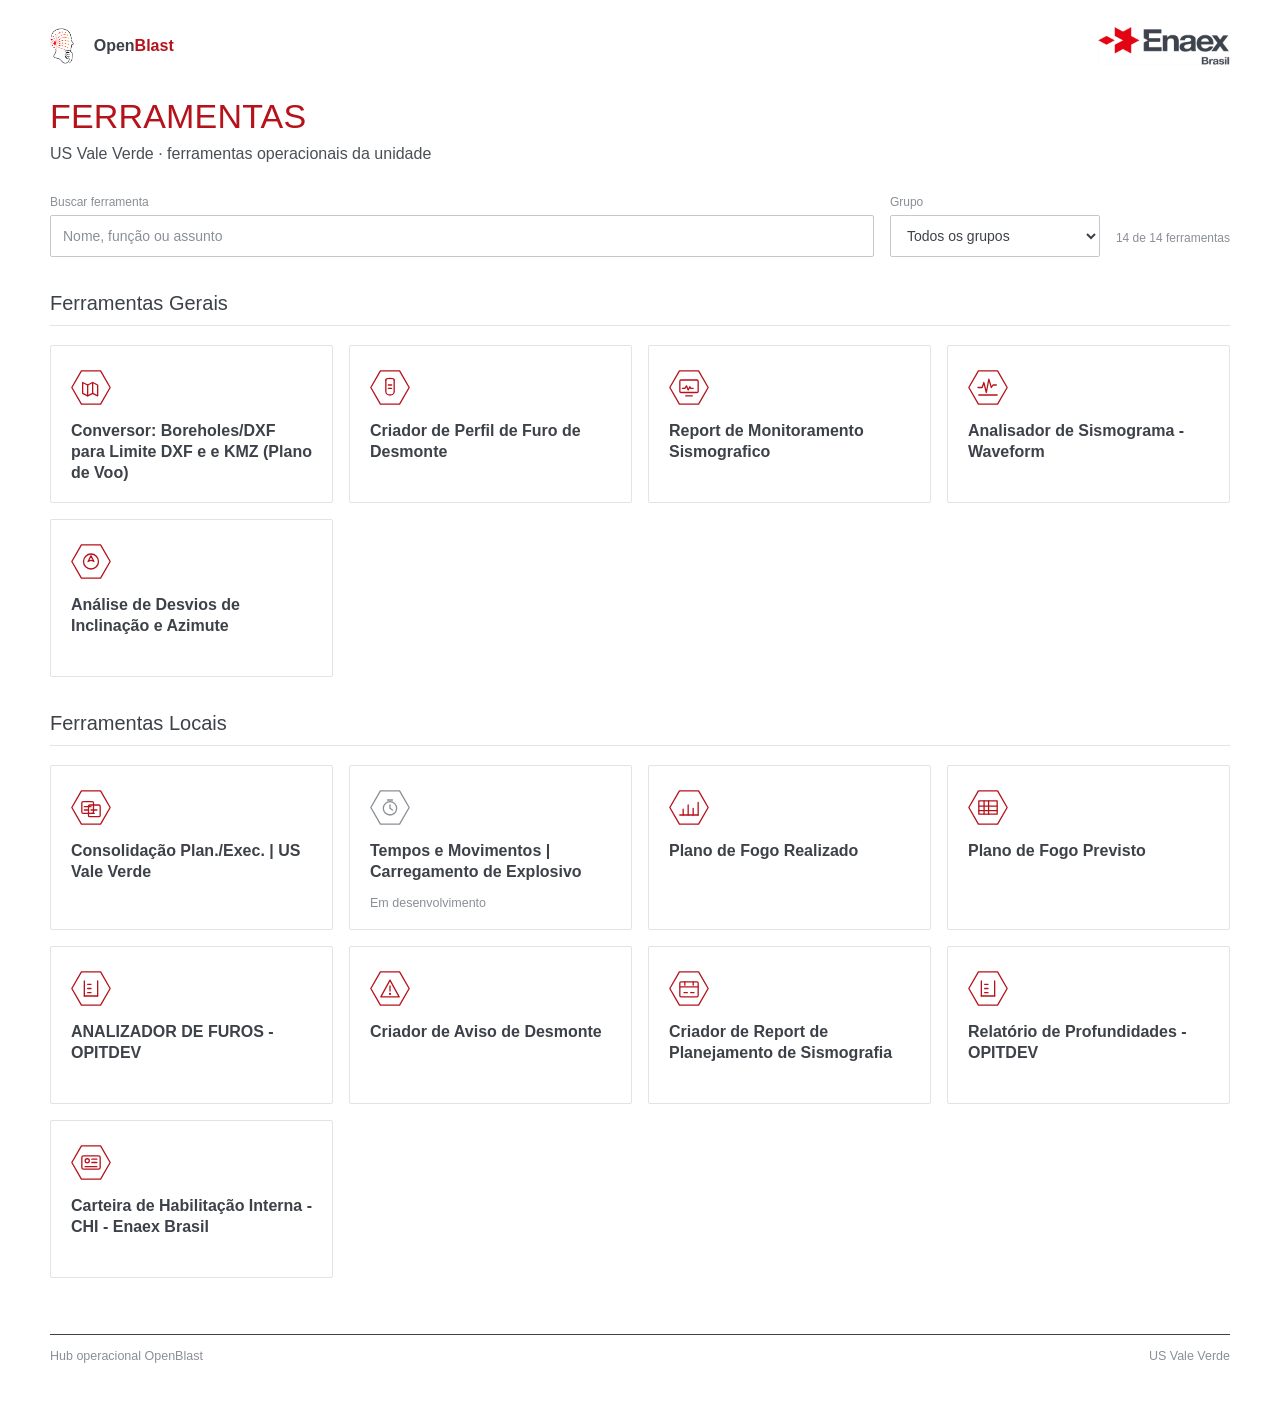
<file: index.html>
<!doctype html>
<html lang="pt-BR">
  <head>
    <meta charset="utf-8" />
    <meta http-equiv="refresh" content="0; url=usvaleverde/" />
    <meta name="viewport" content="width=device-width, initial-scale=1" />
    <meta name="robots" content="noindex, nofollow" />
    <meta name="description" content="OpenBlast - Hub de ferramentas da operação." />
    <meta name="theme-color" content="#ffffff" />
    <link rel="icon" href="assets/favicon.svg?v=20261018_star1" type="image/svg+xml" />
    <link rel="icon" href="assets/favicon-32.png?v=20261018_star1" type="image/png" sizes="32x32" />
    <link rel="icon" href="assets/favicon.ico?v=20261018_star1" sizes="any" />
    <link rel="apple-touch-icon" href="assets/apple-touch-icon.png?v=20261018_star1" />
    <title>OpenBlast</title>
    <script>
      window.location.replace("usvaleverde/");
    </script>
  </head>
  <body>
    <p>Redirecionando para <a href="usvaleverde/">usvaleverde/</a>.</p>
  </body>
</html>
</file>
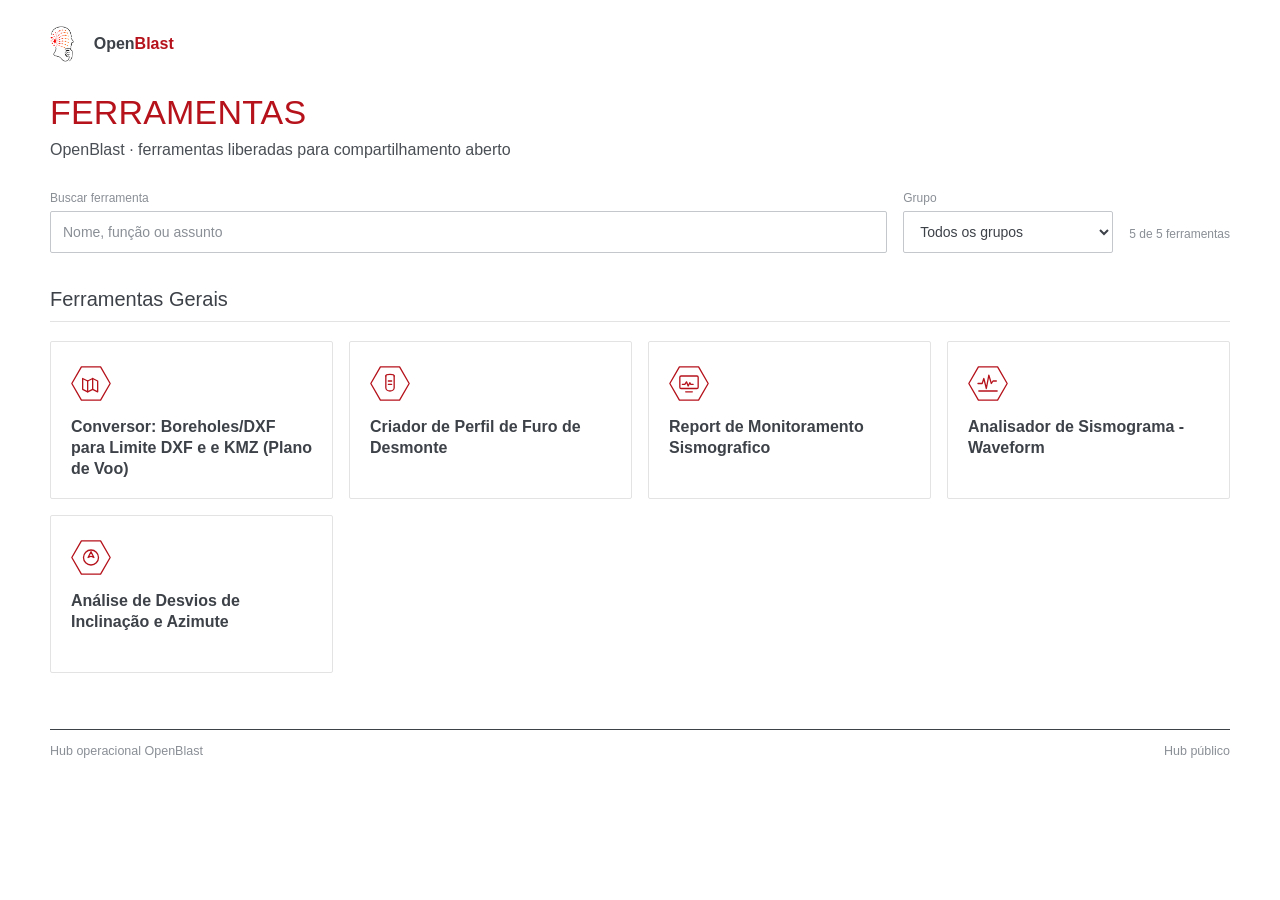
<file: public/index.html>
<!doctype html>
<html lang="pt-BR">
  <head>
    <meta charset="utf-8" />
    <meta name="viewport" content="width=device-width, initial-scale=1" />
    <meta name="description" content="Hub público OpenBlast com as ferramentas liberadas para compartilhamento aberto." />
    <meta name="theme-color" content="#ffffff" />
    <meta name="application-name" content="Hub Público | OpenBlast" />
    <link rel="icon" href="../assets/favicon.svg?v=20261018_star1" type="image/svg+xml" />
    <link rel="icon" href="../assets/favicon-32.png?v=20261018_star1" type="image/png" sizes="32x32" />
    <link rel="icon" href="../assets/favicon.ico?v=20261018_star1" sizes="any" />
    <link rel="apple-touch-icon" href="../assets/apple-touch-icon.png?v=20261018_star1" />
    <title>Hub Público de Ferramentas | OpenBlast</title>
    <link rel="preload" href="../output/public/tools_manifest.json" as="fetch" crossorigin="anonymous" />
    <link rel="stylesheet" href="../styles.css?v=20261018_140021" />
    <script src="../script.js?v=20261018_140021" defer data-manifest-url="../output/public/tools_manifest.json"></script>
  </head>
  <body>
    <div class="shell">
      <header class="masthead">
        <a class="brand" href="../" aria-label="OpenBlast">
          <img class="brand__logo" src="../VISUAL/LOGO%20OPENBLAST%20TRANSPARENTE.png" alt="" />
          <span class="brand__wordmark">Open<strong>Blast</strong></span>
        </a>
      </header>
    </div>

    <main class="shell page">
      <h1 class="page-title">Ferramentas</h1>
      <p class="page-subtitle">OpenBlast · ferramentas liberadas para compartilhamento aberto</p>

      <section id="hub-grid" class="hub-grid" aria-label="Lista de hubs" aria-live="polite" aria-busy="true"></section>

      <footer class="page-footer" aria-label="Rodapé">
        <span>Hub operacional OpenBlast</span>
        <span>Hub público</span>
      </footer>
    </main>

    <!-- MANIFEST:START -->
<script type="application/json" id="initial-manifest">{"manifest_version":"2.0","project":{"name":"openblast","version":"1.0.0","purpose":"Transformar a planilha de repositórios em um manifesto validado para o hub OpenBlast US MVV"},"generated_at":"2026-10-18T14:00:21Z","run_id":"20261018_140021","source":{"workbook":"input/repositorios_github_pages.xlsx","sheet":"Repositorios","headers":["Repositório","Título formal","GitHub","Pages"],"sha256":"8a882f962ee38ec12dfa9f1d8dd0e3b721353c77c24257c2082940a11ff812c6","row_count":15},"counts":{"total_rows":5,"valid_rows":5,"invalid_rows":0,"hub_count":1},"validation":{"status":"passed","error_count":0,"warning_count":0},"publication":{"slug":"public","hub_slugs":["ferramentas-gerais"],"source_hub_count":2,"source_tool_count":15,"published_hub_count":1,"published_tool_count":5,"excluded_hub_slugs":["ferramentas-locais"]},"generator":{"python":"3.14.3","openpyxl":"3.1.5"},"hubs":[{"slug":"ferramentas-gerais","title":"Ferramentas Gerais","description":"Ferramentas compartilhadas da operação.","tools":[{"row_number":2,"repository_id":"openblast-plano-de-voo","formal_title":"Conversor: Boreholes/DXF para Limite DXF e e KMZ (Plano de Voo)","github_url":"https://github.com/SILVAThiagoFerreira/openblast-plano-de-voo","pages_url":"https://silvathiagoferreira.github.io/openblast-plano-de-voo/","description":"Conversão DXF em poligonal operacional com exportação KMZ para visualização no Google Earth.","kind":"flight","accent":"#e20313","accent2":"#ff7a24","status":"Online","status_indicator":true,"github_owner":"SILVAThiagoFerreira","github_repo_name":"openblast-plano-de-voo","pages_owner":"silvathiagoferreira","pages_repo_name":"openblast-plano-de-voo","order":1},{"row_number":5,"repository_id":"blasthole-profile-creator","formal_title":"Criador de Perfil de Furo de Desmonte","github_url":"https://github.com/SILVAThiagoFerreira/blasthole-profile-creator","pages_url":"https://silvathiagoferreira.github.io/blasthole-profile-creator/","description":"Ferramenta para criação e leitura de perfis de blastholes com foco em clareza operacional.","kind":"blast","accent":"#e20313","accent2":"#8dd3ff","status":"Online","status_indicator":true,"github_owner":"SILVAThiagoFerreira","github_repo_name":"blasthole-profile-creator","pages_owner":"silvathiagoferreira","pages_repo_name":"blasthole-profile-creator","order":4},{"row_number":7,"repository_id":"report-sismografia","formal_title":"Report de Monitoramento Sismografico","github_url":"https://github.com/SILVAThiagoFerreira/report-sismografia","pages_url":"https://silvathiagoferreira.github.io/report-sismografia/","description":"Relatório rápido para dados sismográficos, com foco em consulta visual objetiva e limpa.","kind":"wave","accent":"#e20313","accent2":"#37c6b3","status":"Online","status_indicator":true,"github_owner":"SILVAThiagoFerreira","github_repo_name":"report-sismografia","pages_owner":"silvathiagoferreira","pages_repo_name":"report-sismografia","order":6},{"row_number":8,"repository_id":"analisador-de-sismograma","formal_title":"Analisador de Sismograma - Waveform","github_url":"https://github.com/SILVAThiagoFerreira/analisador-de-sismograma","pages_url":"https://silvathiagoferreira.github.io/ANALISADOR-DE-SISMOGRAMA/","description":"Análise de sismogramas em CSV com gráficos por canal, intervalos de desmonte e exportação de relatório em PDF.","kind":"wave","accent":"#e20313","accent2":"#2bb3a3","status":"Online","status_indicator":true,"github_owner":"SILVAThiagoFerreira","github_repo_name":"analisador-de-sismograma","pages_owner":"silvathiagoferreira","pages_repo_name":"ANALISADOR-DE-SISMOGRAMA","order":7},{"row_number":10,"repository_id":"analise-de-desvios-de-inclinacao-e-azimute","formal_title":"Análise de Desvios de Inclinação e Azimute","github_url":"https://github.com/SILVAThiagoFerreira/analise-de-desvios-de-inclinacao-e-azimute","pages_url":"https://silvathiagoferreira.github.io/analise-de-desvios-de-inclinacao-e-azimute/","description":"Ferramenta web para importar DXF de execução de furos, analisar desvios de inclinação, azimute e profundidade e exportar relatórios em PDF e Excel.","kind":"target","accent":"#0f6a2b","accent2":"#c79517","status":"Online","status_indicator":true,"github_owner":"SILVAThiagoFerreira","github_repo_name":"analise-de-desvios-de-inclinacao-e-azimute","pages_owner":"silvathiagoferreira","pages_repo_name":"analise-de-desvios-de-inclinacao-e-azimute","order":9}]}],"tools":[{"row_number":2,"repository_id":"openblast-plano-de-voo","formal_title":"Conversor: Boreholes/DXF para Limite DXF e e KMZ (Plano de Voo)","github_url":"https://github.com/SILVAThiagoFerreira/openblast-plano-de-voo","pages_url":"https://silvathiagoferreira.github.io/openblast-plano-de-voo/","description":"Conversão DXF em poligonal operacional com exportação KMZ para visualização no Google Earth.","kind":"flight","accent":"#e20313","accent2":"#ff7a24","status":"Online","status_indicator":true,"github_owner":"SILVAThiagoFerreira","github_repo_name":"openblast-plano-de-voo","pages_owner":"silvathiagoferreira","pages_repo_name":"openblast-plano-de-voo","order":1},{"row_number":5,"repository_id":"blasthole-profile-creator","formal_title":"Criador de Perfil de Furo de Desmonte","github_url":"https://github.com/SILVAThiagoFerreira/blasthole-profile-creator","pages_url":"https://silvathiagoferreira.github.io/blasthole-profile-creator/","description":"Ferramenta para criação e leitura de perfis de blastholes com foco em clareza operacional.","kind":"blast","accent":"#e20313","accent2":"#8dd3ff","status":"Online","status_indicator":true,"github_owner":"SILVAThiagoFerreira","github_repo_name":"blasthole-profile-creator","pages_owner":"silvathiagoferreira","pages_repo_name":"blasthole-profile-creator","order":4},{"row_number":7,"repository_id":"report-sismografia","formal_title":"Report de Monitoramento Sismografico","github_url":"https://github.com/SILVAThiagoFerreira/report-sismografia","pages_url":"https://silvathiagoferreira.github.io/report-sismografia/","description":"Relatório rápido para dados sismográficos, com foco em consulta visual objetiva e limpa.","kind":"wave","accent":"#e20313","accent2":"#37c6b3","status":"Online","status_indicator":true,"github_owner":"SILVAThiagoFerreira","github_repo_name":"report-sismografia","pages_owner":"silvathiagoferreira","pages_repo_name":"report-sismografia","order":6},{"row_number":8,"repository_id":"analisador-de-sismograma","formal_title":"Analisador de Sismograma - Waveform","github_url":"https://github.com/SILVAThiagoFerreira/analisador-de-sismograma","pages_url":"https://silvathiagoferreira.github.io/ANALISADOR-DE-SISMOGRAMA/","description":"Análise de sismogramas em CSV com gráficos por canal, intervalos de desmonte e exportação de relatório em PDF.","kind":"wave","accent":"#e20313","accent2":"#2bb3a3","status":"Online","status_indicator":true,"github_owner":"SILVAThiagoFerreira","github_repo_name":"analisador-de-sismograma","pages_owner":"silvathiagoferreira","pages_repo_name":"ANALISADOR-DE-SISMOGRAMA","order":7},{"row_number":10,"repository_id":"analise-de-desvios-de-inclinacao-e-azimute","formal_title":"Análise de Desvios de Inclinação e Azimute","github_url":"https://github.com/SILVAThiagoFerreira/analise-de-desvios-de-inclinacao-e-azimute","pages_url":"https://silvathiagoferreira.github.io/analise-de-desvios-de-inclinacao-e-azimute/","description":"Ferramenta web para importar DXF de execução de furos, analisar desvios de inclinação, azimute e profundidade e exportar relatórios em PDF e Excel.","kind":"target","accent":"#0f6a2b","accent2":"#c79517","status":"Online","status_indicator":true,"github_owner":"SILVAThiagoFerreira","github_repo_name":"analise-de-desvios-de-inclinacao-e-azimute","pages_owner":"silvathiagoferreira","pages_repo_name":"analise-de-desvios-de-inclinacao-e-azimute","order":9}]}</script>
<!-- MANIFEST:END -->
  </body>
</html>
</file>
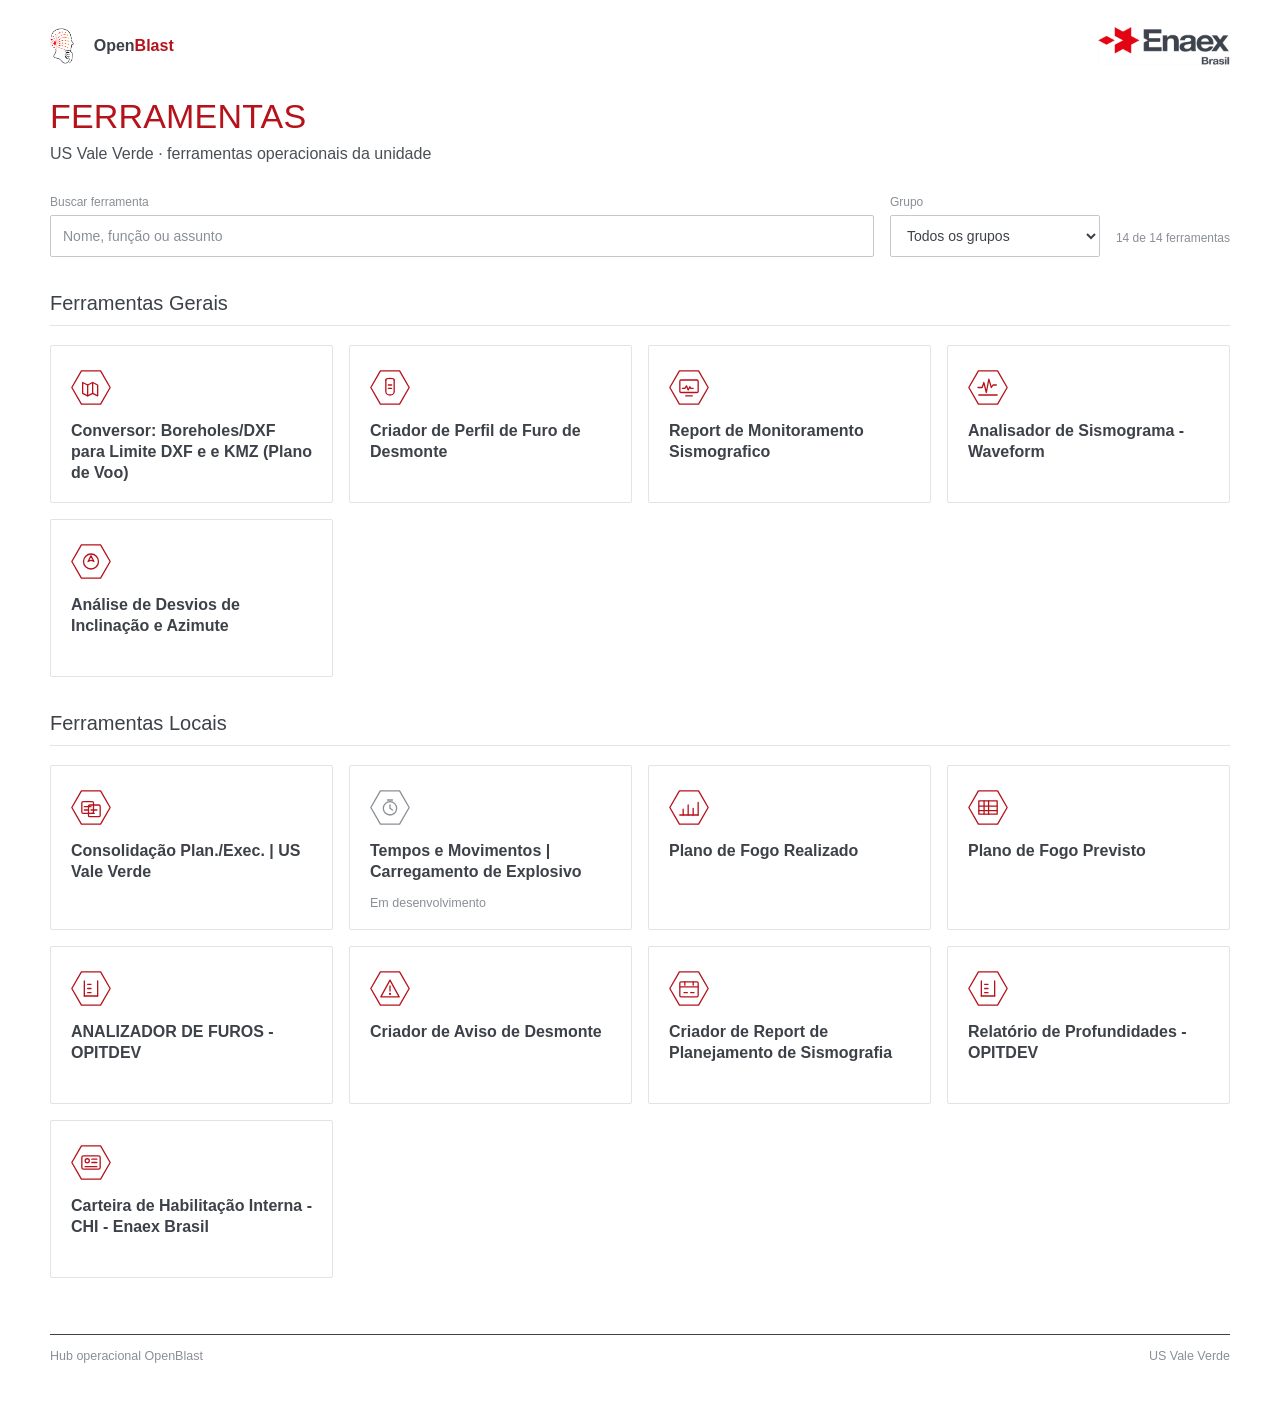
<file: usvaleverde/index.html>
<!doctype html>
<html lang="pt-BR">
  <head>
    <meta charset="utf-8" />
    <meta name="viewport" content="width=device-width, initial-scale=1" />
    <meta name="description" content="Hub de ferramentas da operação US Vale Verde, OpenBlast." />
    <meta name="theme-color" content="#ffffff" />
    <meta name="application-name" content="Hub de Ferramentas | US Vale Verde | OpenBlast" />
    <link rel="icon" href="../assets/favicon.svg?v=20261018_star1" type="image/svg+xml" />
    <link rel="icon" href="../assets/favicon-32.png?v=20261018_star1" type="image/png" sizes="32x32" />
    <link rel="icon" href="../assets/favicon.ico?v=20261018_star1" sizes="any" />
    <link rel="apple-touch-icon" href="../assets/apple-touch-icon.png?v=20261018_star1" />
    <title>Ferramentas | US Vale Verde | OpenBlast</title>
    <link rel="preload" href="../output/usvaleverde/tools_manifest.json" as="fetch" crossorigin="anonymous" />
    <link rel="stylesheet" href="../styles.css?v=20261018_140021" />
    <script src="../script.js?v=20261018_140021" defer data-manifest-url="../output/usvaleverde/tools_manifest.json"></script>
  </head>
  <body>
    <div class="shell">
      <header class="masthead">
        <a class="brand" href="../" aria-label="OpenBlast">
          <img class="brand__logo" src="../VISUAL/LOGO%20OPENBLAST%20TRANSPARENTE.png" alt="" />
          <span class="brand__wordmark">Open<strong>Blast</strong></span>
        </a>
        <img class="partner-logo" src="assets/enaex-brasil.png" width="134" height="40" alt="Enaex Brasil" />
      </header>
    </div>

    <main class="shell page">
      <h1 class="page-title">Ferramentas</h1>
      <p class="page-subtitle">US Vale Verde · ferramentas operacionais da unidade</p>

      <section id="hub-grid" class="hub-grid" aria-label="Lista de hubs" aria-live="polite" aria-busy="true"></section>

      <footer class="page-footer" aria-label="Rodapé">
        <span>Hub operacional OpenBlast</span>
        <span>US Vale Verde</span>
      </footer>
    </main>

    <!-- MANIFEST:START -->
<script type="application/json" id="initial-manifest">{"manifest_version":"2.0","project":{"name":"openblast","version":"1.0.0","purpose":"Transformar a planilha de repositórios em um manifesto validado para o hub OpenBlast US MVV"},"generated_at":"2026-10-18T14:00:21Z","run_id":"20261018_140021","source":{"workbook":"input/repositorios_github_pages.xlsx","sheet":"Repositorios","headers":["Repositório","Título formal","GitHub","Pages"],"sha256":"8a882f962ee38ec12dfa9f1d8dd0e3b721353c77c24257c2082940a11ff812c6","row_count":15},"counts":{"total_rows":14,"valid_rows":14,"invalid_rows":0,"hub_count":2},"validation":{"status":"passed","error_count":0,"warning_count":0},"publication":{"slug":"usvaleverde","hub_slugs":["ferramentas-gerais","ferramentas-locais"],"source_hub_count":2,"source_tool_count":15,"published_hub_count":2,"published_tool_count":14,"excluded_hub_slugs":[]},"generator":{"python":"3.14.3","openpyxl":"3.1.5"},"hubs":[{"slug":"ferramentas-gerais","title":"Ferramentas Gerais","description":"Ferramentas compartilhadas da operação.","tools":[{"row_number":2,"repository_id":"openblast-plano-de-voo","formal_title":"Conversor: Boreholes/DXF para Limite DXF e e KMZ (Plano de Voo)","github_url":"https://github.com/SILVAThiagoFerreira/openblast-plano-de-voo","pages_url":"https://silvathiagoferreira.github.io/openblast-plano-de-voo/","description":"Conversão DXF em poligonal operacional com exportação KMZ para visualização no Google Earth.","kind":"flight","accent":"#e20313","accent2":"#ff7a24","status":"Online","status_indicator":true,"github_owner":"SILVAThiagoFerreira","github_repo_name":"openblast-plano-de-voo","pages_owner":"silvathiagoferreira","pages_repo_name":"openblast-plano-de-voo","order":1},{"row_number":5,"repository_id":"blasthole-profile-creator","formal_title":"Criador de Perfil de Furo de Desmonte","github_url":"https://github.com/SILVAThiagoFerreira/blasthole-profile-creator","pages_url":"https://silvathiagoferreira.github.io/blasthole-profile-creator/","description":"Ferramenta para criação e leitura de perfis de blastholes com foco em clareza operacional.","kind":"blast","accent":"#e20313","accent2":"#8dd3ff","status":"Online","status_indicator":true,"github_owner":"SILVAThiagoFerreira","github_repo_name":"blasthole-profile-creator","pages_owner":"silvathiagoferreira","pages_repo_name":"blasthole-profile-creator","order":4},{"row_number":7,"repository_id":"report-sismografia","formal_title":"Report de Monitoramento Sismografico","github_url":"https://github.com/SILVAThiagoFerreira/report-sismografia","pages_url":"https://silvathiagoferreira.github.io/report-sismografia/","description":"Relatório rápido para dados sismográficos, com foco em consulta visual objetiva e limpa.","kind":"wave","accent":"#e20313","accent2":"#37c6b3","status":"Online","status_indicator":true,"github_owner":"SILVAThiagoFerreira","github_repo_name":"report-sismografia","pages_owner":"silvathiagoferreira","pages_repo_name":"report-sismografia","order":6},{"row_number":8,"repository_id":"analisador-de-sismograma","formal_title":"Analisador de Sismograma - Waveform","github_url":"https://github.com/SILVAThiagoFerreira/analisador-de-sismograma","pages_url":"https://silvathiagoferreira.github.io/ANALISADOR-DE-SISMOGRAMA/","description":"Análise de sismogramas em CSV com gráficos por canal, intervalos de desmonte e exportação de relatório em PDF.","kind":"wave","accent":"#e20313","accent2":"#2bb3a3","status":"Online","status_indicator":true,"github_owner":"SILVAThiagoFerreira","github_repo_name":"analisador-de-sismograma","pages_owner":"silvathiagoferreira","pages_repo_name":"ANALISADOR-DE-SISMOGRAMA","order":7},{"row_number":10,"repository_id":"analise-de-desvios-de-inclinacao-e-azimute","formal_title":"Análise de Desvios de Inclinação e Azimute","github_url":"https://github.com/SILVAThiagoFerreira/analise-de-desvios-de-inclinacao-e-azimute","pages_url":"https://silvathiagoferreira.github.io/analise-de-desvios-de-inclinacao-e-azimute/","description":"Ferramenta web para importar DXF de execução de furos, analisar desvios de inclinação, azimute e profundidade e exportar relatórios em PDF e Excel.","kind":"target","accent":"#0f6a2b","accent2":"#c79517","status":"Online","status_indicator":true,"github_owner":"SILVAThiagoFerreira","github_repo_name":"analise-de-desvios-de-inclinacao-e-azimute","pages_owner":"silvathiagoferreira","pages_repo_name":"analise-de-desvios-de-inclinacao-e-azimute","order":9}]},{"slug":"ferramentas-locais","title":"Ferramentas Locais","description":"Ferramentas dedicadas à operação local.","tools":[{"row_number":3,"repository_id":"usmvv_planned_and_executed_data_consolidation","formal_title":"Consolidação Plan./Exec. | US Vale Verde","github_url":"https://github.com/SILVAThiagoFerreira/usmvv_planned_and_executed_data_consolidation","pages_url":"https://silvathiagoferreira.github.io/usmvv_planned_and_executed_data_consolidation/","description":"Algoritmo para consolidação operacional de dados de perfuração planejada e executada.","kind":"console","accent":"#e20313","accent2":"#6c8cff","status":"Online","status_indicator":true,"github_owner":"SILVAThiagoFerreira","github_repo_name":"usmvv_planned_and_executed_data_consolidation","pages_owner":"silvathiagoferreira","pages_repo_name":"usmvv_planned_and_executed_data_consolidation","order":2},{"row_number":4,"repository_id":"temposemovimentos","formal_title":"Tempos e Movimentos | Carregamento de Explosivo","github_url":"https://github.com/SILVAThiagoFerreira/temposemovimentos","pages_url":"https://silvathiagoferreira.github.io/temposemovimentos/","description":"Sistema de acompanhamento de frota em operações de carregamento de explosivo para análise de tempos e movimentos.","kind":"timer","accent":"#e20313","accent2":"#ffb12a","status":"Em desenvolvimento","status_indicator":false,"github_owner":"SILVAThiagoFerreira","github_repo_name":"temposemovimentos","pages_owner":"silvathiagoferreira","pages_repo_name":"temposemovimentos","order":3},{"row_number":6,"repository_id":"pfr-openblast","formal_title":"Plano de Fogo Realizado","github_url":"https://github.com/SILVAThiagoFerreira/pfr-openblast","pages_url":"https://silvathiagoferreira.github.io/pfr-openblast/","description":"Algoritmo para consolidação de dados do O-PitSurface, DRB e perfuração do cliente em formato modelável de plano de fogo (*.XLSX).","kind":"target","accent":"#e20313","accent2":"#ff5b35","status":"Online","status_indicator":true,"github_owner":"SILVAThiagoFerreira","github_repo_name":"pfr-openblast","pages_owner":"silvathiagoferreira","pages_repo_name":"pfr-openblast","order":5},{"row_number":11,"repository_id":"plano-de-fogo-previsto","formal_title":"Plano de Fogo Previsto","github_url":"https://github.com/SILVAThiagoFerreira/plano-de-fogo-previsto","pages_url":"https://silvathiagoferreira.github.io/plano-de-fogo-previsto/","description":"Gerador de plano de fogo previsto a partir de dados de perfuração, com processamento local no navegador e exportação em XLSX.","kind":"target","accent":"#e20313","accent2":"#ffb12a","status":"Online","status_indicator":true,"github_owner":"SILVAThiagoFerreira","github_repo_name":"plano-de-fogo-previsto","pages_owner":"silvathiagoferreira","pages_repo_name":"plano-de-fogo-previsto","order":10},{"row_number":12,"repository_id":"analizador-de-pre-corte-opitdev","formal_title":"ANALIZADOR DE FUROS - OPITDEV","github_url":"https://github.com/SILVAThiagoFerreira/analizador-de-pre-corte-opitdev","pages_url":"https://silvathiagoferreira.github.io/analizador-de-pre-corte-opitdev/","description":"Analisador local de furos a partir de DXF do O-PitDev, com seleção entre pré-corte e face, tratativas por furo e exportação de lâmina operacional em PNG/PDF.","kind":"target","accent":"#e20313","accent2":"#37c6b3","status":"Online","status_indicator":true,"github_owner":"SILVAThiagoFerreira","github_repo_name":"analizador-de-pre-corte-opitdev","pages_owner":"silvathiagoferreira","pages_repo_name":"analizador-de-pre-corte-opitdev","order":11},{"row_number":13,"repository_id":"aviso-desmonte","formal_title":"Criador de Aviso de Desmonte","github_url":"https://github.com/SILVAThiagoFerreira/aviso-desmonte","pages_url":"https://silvathiagoferreira.github.io/aviso-desmonte/","description":"Criação de avisos de desmonte com áreas de influência, estruturas próximas, croqui operacional e exportação em PDF.","kind":"target","accent":"#e20313","accent2":"#ff7a24","status":"Online","status_indicator":true,"github_owner":"SILVAThiagoFerreira","github_repo_name":"aviso-desmonte","pages_owner":"silvathiagoferreira","pages_repo_name":"aviso-desmonte","order":12},{"row_number":14,"repository_id":"planejador-campanha-sismografia","formal_title":"Criador de Report de Planejamento de Sismografia","github_url":"https://github.com/SILVAThiagoFerreira/planejador-campanha-sismografia","pages_url":"https://silvathiagoferreira.github.io/planejador-campanha-sismografia/","description":"Planejamento de campanhas de sismografia a partir de áreas DXF, comparação de cenários de posicionamento e exportação do relatório da campanha.","kind":"wave","accent":"#e20313","accent2":"#37c6b3","status":"Online","status_indicator":true,"github_owner":"SILVAThiagoFerreira","github_repo_name":"planejador-campanha-sismografia","pages_owner":"silvathiagoferreira","pages_repo_name":"planejador-campanha-sismografia","order":13},{"row_number":15,"repository_id":"relatorio-profundidades-opitdev","formal_title":"Relatório de Profundidades - OPITDEV","github_url":"https://github.com/SILVAThiagoFerreira/relatorio-profundidades-opitdev","pages_url":"https://silvathiagoferreira.github.io/relatorio-profundidades-opitdev/","description":"Comparação local de profundidades previstas e realizadas do DXF OPITDEV, com validação por furo e exportação PDF/CSV.","kind":"target","accent":"#e20313","accent2":"#ff5b35","status":"Online","status_indicator":true,"github_owner":"SILVAThiagoFerreira","github_repo_name":"relatorio-profundidades-opitdev","pages_owner":"silvathiagoferreira","pages_repo_name":"relatorio-profundidades-opitdev","order":14},{"row_number":16,"repository_id":"chi-usvaleverde","formal_title":"Carteira de Habilitação Interna - CHI - Enaex Brasil","github_url":"https://github.com/SILVAThiagoFerreira/chi-usvaleverde","pages_url":"https://silvathiagoferreira.github.io/chi-usvaleverde/","description":"Consulta de habilitações internas dos colaboradores e geração de crachás CHI em PDF ou PNG.","kind":"badge","accent":"#e20313","accent2":"#38414a","status":"Online","status_indicator":true,"github_owner":"SILVAThiagoFerreira","github_repo_name":"chi-usvaleverde","pages_owner":"silvathiagoferreira","pages_repo_name":"chi-usvaleverde","order":15}]}],"tools":[{"row_number":2,"repository_id":"openblast-plano-de-voo","formal_title":"Conversor: Boreholes/DXF para Limite DXF e e KMZ (Plano de Voo)","github_url":"https://github.com/SILVAThiagoFerreira/openblast-plano-de-voo","pages_url":"https://silvathiagoferreira.github.io/openblast-plano-de-voo/","description":"Conversão DXF em poligonal operacional com exportação KMZ para visualização no Google Earth.","kind":"flight","accent":"#e20313","accent2":"#ff7a24","status":"Online","status_indicator":true,"github_owner":"SILVAThiagoFerreira","github_repo_name":"openblast-plano-de-voo","pages_owner":"silvathiagoferreira","pages_repo_name":"openblast-plano-de-voo","order":1},{"row_number":3,"repository_id":"usmvv_planned_and_executed_data_consolidation","formal_title":"Consolidação Plan./Exec. | US Vale Verde","github_url":"https://github.com/SILVAThiagoFerreira/usmvv_planned_and_executed_data_consolidation","pages_url":"https://silvathiagoferreira.github.io/usmvv_planned_and_executed_data_consolidation/","description":"Algoritmo para consolidação operacional de dados de perfuração planejada e executada.","kind":"console","accent":"#e20313","accent2":"#6c8cff","status":"Online","status_indicator":true,"github_owner":"SILVAThiagoFerreira","github_repo_name":"usmvv_planned_and_executed_data_consolidation","pages_owner":"silvathiagoferreira","pages_repo_name":"usmvv_planned_and_executed_data_consolidation","order":2},{"row_number":4,"repository_id":"temposemovimentos","formal_title":"Tempos e Movimentos | Carregamento de Explosivo","github_url":"https://github.com/SILVAThiagoFerreira/temposemovimentos","pages_url":"https://silvathiagoferreira.github.io/temposemovimentos/","description":"Sistema de acompanhamento de frota em operações de carregamento de explosivo para análise de tempos e movimentos.","kind":"timer","accent":"#e20313","accent2":"#ffb12a","status":"Em desenvolvimento","status_indicator":false,"github_owner":"SILVAThiagoFerreira","github_repo_name":"temposemovimentos","pages_owner":"silvathiagoferreira","pages_repo_name":"temposemovimentos","order":3},{"row_number":5,"repository_id":"blasthole-profile-creator","formal_title":"Criador de Perfil de Furo de Desmonte","github_url":"https://github.com/SILVAThiagoFerreira/blasthole-profile-creator","pages_url":"https://silvathiagoferreira.github.io/blasthole-profile-creator/","description":"Ferramenta para criação e leitura de perfis de blastholes com foco em clareza operacional.","kind":"blast","accent":"#e20313","accent2":"#8dd3ff","status":"Online","status_indicator":true,"github_owner":"SILVAThiagoFerreira","github_repo_name":"blasthole-profile-creator","pages_owner":"silvathiagoferreira","pages_repo_name":"blasthole-profile-creator","order":4},{"row_number":6,"repository_id":"pfr-openblast","formal_title":"Plano de Fogo Realizado","github_url":"https://github.com/SILVAThiagoFerreira/pfr-openblast","pages_url":"https://silvathiagoferreira.github.io/pfr-openblast/","description":"Algoritmo para consolidação de dados do O-PitSurface, DRB e perfuração do cliente em formato modelável de plano de fogo (*.XLSX).","kind":"target","accent":"#e20313","accent2":"#ff5b35","status":"Online","status_indicator":true,"github_owner":"SILVAThiagoFerreira","github_repo_name":"pfr-openblast","pages_owner":"silvathiagoferreira","pages_repo_name":"pfr-openblast","order":5},{"row_number":7,"repository_id":"report-sismografia","formal_title":"Report de Monitoramento Sismografico","github_url":"https://github.com/SILVAThiagoFerreira/report-sismografia","pages_url":"https://silvathiagoferreira.github.io/report-sismografia/","description":"Relatório rápido para dados sismográficos, com foco em consulta visual objetiva e limpa.","kind":"wave","accent":"#e20313","accent2":"#37c6b3","status":"Online","status_indicator":true,"github_owner":"SILVAThiagoFerreira","github_repo_name":"report-sismografia","pages_owner":"silvathiagoferreira","pages_repo_name":"report-sismografia","order":6},{"row_number":8,"repository_id":"analisador-de-sismograma","formal_title":"Analisador de Sismograma - Waveform","github_url":"https://github.com/SILVAThiagoFerreira/analisador-de-sismograma","pages_url":"https://silvathiagoferreira.github.io/ANALISADOR-DE-SISMOGRAMA/","description":"Análise de sismogramas em CSV com gráficos por canal, intervalos de desmonte e exportação de relatório em PDF.","kind":"wave","accent":"#e20313","accent2":"#2bb3a3","status":"Online","status_indicator":true,"github_owner":"SILVAThiagoFerreira","github_repo_name":"analisador-de-sismograma","pages_owner":"silvathiagoferreira","pages_repo_name":"ANALISADOR-DE-SISMOGRAMA","order":7},{"row_number":10,"repository_id":"analise-de-desvios-de-inclinacao-e-azimute","formal_title":"Análise de Desvios de Inclinação e Azimute","github_url":"https://github.com/SILVAThiagoFerreira/analise-de-desvios-de-inclinacao-e-azimute","pages_url":"https://silvathiagoferreira.github.io/analise-de-desvios-de-inclinacao-e-azimute/","description":"Ferramenta web para importar DXF de execução de furos, analisar desvios de inclinação, azimute e profundidade e exportar relatórios em PDF e Excel.","kind":"target","accent":"#0f6a2b","accent2":"#c79517","status":"Online","status_indicator":true,"github_owner":"SILVAThiagoFerreira","github_repo_name":"analise-de-desvios-de-inclinacao-e-azimute","pages_owner":"silvathiagoferreira","pages_repo_name":"analise-de-desvios-de-inclinacao-e-azimute","order":9},{"row_number":11,"repository_id":"plano-de-fogo-previsto","formal_title":"Plano de Fogo Previsto","github_url":"https://github.com/SILVAThiagoFerreira/plano-de-fogo-previsto","pages_url":"https://silvathiagoferreira.github.io/plano-de-fogo-previsto/","description":"Gerador de plano de fogo previsto a partir de dados de perfuração, com processamento local no navegador e exportação em XLSX.","kind":"target","accent":"#e20313","accent2":"#ffb12a","status":"Online","status_indicator":true,"github_owner":"SILVAThiagoFerreira","github_repo_name":"plano-de-fogo-previsto","pages_owner":"silvathiagoferreira","pages_repo_name":"plano-de-fogo-previsto","order":10},{"row_number":12,"repository_id":"analizador-de-pre-corte-opitdev","formal_title":"ANALIZADOR DE FUROS - OPITDEV","github_url":"https://github.com/SILVAThiagoFerreira/analizador-de-pre-corte-opitdev","pages_url":"https://silvathiagoferreira.github.io/analizador-de-pre-corte-opitdev/","description":"Analisador local de furos a partir de DXF do O-PitDev, com seleção entre pré-corte e face, tratativas por furo e exportação de lâmina operacional em PNG/PDF.","kind":"target","accent":"#e20313","accent2":"#37c6b3","status":"Online","status_indicator":true,"github_owner":"SILVAThiagoFerreira","github_repo_name":"analizador-de-pre-corte-opitdev","pages_owner":"silvathiagoferreira","pages_repo_name":"analizador-de-pre-corte-opitdev","order":11},{"row_number":13,"repository_id":"aviso-desmonte","formal_title":"Criador de Aviso de Desmonte","github_url":"https://github.com/SILVAThiagoFerreira/aviso-desmonte","pages_url":"https://silvathiagoferreira.github.io/aviso-desmonte/","description":"Criação de avisos de desmonte com áreas de influência, estruturas próximas, croqui operacional e exportação em PDF.","kind":"target","accent":"#e20313","accent2":"#ff7a24","status":"Online","status_indicator":true,"github_owner":"SILVAThiagoFerreira","github_repo_name":"aviso-desmonte","pages_owner":"silvathiagoferreira","pages_repo_name":"aviso-desmonte","order":12},{"row_number":14,"repository_id":"planejador-campanha-sismografia","formal_title":"Criador de Report de Planejamento de Sismografia","github_url":"https://github.com/SILVAThiagoFerreira/planejador-campanha-sismografia","pages_url":"https://silvathiagoferreira.github.io/planejador-campanha-sismografia/","description":"Planejamento de campanhas de sismografia a partir de áreas DXF, comparação de cenários de posicionamento e exportação do relatório da campanha.","kind":"wave","accent":"#e20313","accent2":"#37c6b3","status":"Online","status_indicator":true,"github_owner":"SILVAThiagoFerreira","github_repo_name":"planejador-campanha-sismografia","pages_owner":"silvathiagoferreira","pages_repo_name":"planejador-campanha-sismografia","order":13},{"row_number":15,"repository_id":"relatorio-profundidades-opitdev","formal_title":"Relatório de Profundidades - OPITDEV","github_url":"https://github.com/SILVAThiagoFerreira/relatorio-profundidades-opitdev","pages_url":"https://silvathiagoferreira.github.io/relatorio-profundidades-opitdev/","description":"Comparação local de profundidades previstas e realizadas do DXF OPITDEV, com validação por furo e exportação PDF/CSV.","kind":"target","accent":"#e20313","accent2":"#ff5b35","status":"Online","status_indicator":true,"github_owner":"SILVAThiagoFerreira","github_repo_name":"relatorio-profundidades-opitdev","pages_owner":"silvathiagoferreira","pages_repo_name":"relatorio-profundidades-opitdev","order":14},{"row_number":16,"repository_id":"chi-usvaleverde","formal_title":"Carteira de Habilitação Interna - CHI - Enaex Brasil","github_url":"https://github.com/SILVAThiagoFerreira/chi-usvaleverde","pages_url":"https://silvathiagoferreira.github.io/chi-usvaleverde/","description":"Consulta de habilitações internas dos colaboradores e geração de crachás CHI em PDF ou PNG.","kind":"badge","accent":"#e20313","accent2":"#38414a","status":"Online","status_indicator":true,"github_owner":"SILVAThiagoFerreira","github_repo_name":"chi-usvaleverde","pages_owner":"silvathiagoferreira","pages_repo_name":"chi-usvaleverde","order":15}]}</script>
<!-- MANIFEST:END -->
  </body>
</html>
</file>
<file: styles.css>
:root {
  /* Identidade (mantidas) */
  --gray-enaex: #38424B;
  --red-enaex: #E20613;
  /* Paleta da home */
  --red: #B5121B;
  --graphite: #3d4148;
  --gray-text: #4a4f55;
  --gray-mid: #8a8f96;
  --gray-light: #c4c7cb;
  --hairline: #e3e3e3;
  --pink-soft: #e3b5b8;
  --white: #FFFFFF;
  --radius: 2px;
  color-scheme: light;
}

* { box-sizing: border-box; }
[hidden] { display: none !important; }
html { scroll-behavior: smooth; }
.sr-only {
  position: absolute;
  width: 1px;
  height: 1px;
  padding: 0;
  margin: -1px;
  overflow: hidden;
  white-space: nowrap;
  border: 0;
  clip: rect(0, 0, 0, 0);
}
body {
  margin: 0;
  min-height: 100vh;
  overflow-x: hidden;
  background: var(--white);
  color: var(--graphite);
  font-family: Arial, Helvetica, sans-serif;
  font-size: 15px;
  -webkit-font-smoothing: antialiased;
}
img { display: block; max-width: 100%; }
a { color: inherit; }
::selection { color: var(--white); background: var(--red); }

.shell {
  width: min(1180px, calc(100% - 32px));
  margin: 0 auto;
}

/* Barra superior: logo OpenBlast à esquerda, parceiro (opcional) à direita */
.masthead {
  display: flex;
  align-items: center;
  justify-content: space-between;
  gap: 24px;
  padding-top: 26px;
}
.brand {
  display: inline-flex;
  align-items: center;
  gap: 20px;
  color: var(--graphite);
  text-decoration: none;
}
.brand__logo {
  height: 36px;
  width: auto;
}
.brand__wordmark {
  font-size: 16px;
  font-weight: 700;
  letter-spacing: 0;
  line-height: 1;
}
.brand__wordmark strong { color: var(--red); font-weight: 700; }
.partner-logo {
  height: 40px;
  width: auto;
}
.brand:focus-visible,
.search-clear:focus-visible,
.directory-filter select:focus-visible,
.directory-search input:focus-visible,
.tool-card:focus-visible {
  outline: 2px solid var(--red-enaex);
  outline-offset: 3px;
}

/* Título e subtítulo */
.page-title {
  margin: 32px 0 0;
  color: var(--red);
  font-size: 34px;
  font-weight: 400;
  line-height: 1.1;
  letter-spacing: 0.005em;
  text-transform: uppercase;
}
.page-subtitle {
  margin: 8px 0 0;
  color: var(--gray-text);
  font-size: 16px;
  line-height: 1.4;
}

/* Busca e filtro */
.directory-controls {
  display: grid;
  grid-template-columns: minmax(0, 1fr) 210px auto;
  align-items: end;
  gap: 16px;
  margin: 29px 0 0;
}
.directory-controls .sr-only { position: absolute; }
.directory-label {
  display: block;
  margin: 0 0 6px;
  color: var(--gray-mid);
  font-size: 12px;
  line-height: 1.2;
}
.directory-search__field { display: flex; }
.directory-search input,
.directory-filter select {
  width: 100%;
  height: 42px;
  padding: 0 12px;
  color: var(--graphite);
  font: inherit;
  font-size: 14px;
  background: var(--white);
  border: 1px solid var(--gray-light);
  border-radius: var(--radius);
}
.directory-search input { min-width: 0; outline: 0; }
.directory-search input::placeholder { color: var(--gray-mid); opacity: 1; }
.directory-search input:focus,
.directory-filter select:focus { border-color: var(--red); outline: 0; }
.directory-filter select { cursor: pointer; }
.directory-search__field { position: relative; }
.directory-search__field input { padding-right: 72px; }
.search-clear {
  position: absolute;
  top: 50%;
  right: 8px;
  transform: translateY(-50%);
  padding: 4px 6px;
  color: var(--gray-mid);
  font: inherit;
  font-size: 12px;
  background: var(--white);
  border: 0;
  cursor: pointer;
}
.search-clear:hover { color: var(--red); }
.directory-count {
  margin: 0;
  padding-bottom: 12px;
  color: var(--gray-mid);
  font-size: 12px;
  white-space: nowrap;
}

/* Seções */
.page { padding: 0 0 0; }
.hub-grid { display: block; }
.hub-section { margin-top: 34px; }
.hub-section__header {
  margin: 0 0 19px;
  padding-bottom: 10px;
  border-bottom: 1px solid var(--hairline);
}
.hub-section__header h2 {
  margin: 0;
  color: var(--graphite);
  font-size: 20px;
  font-weight: 400;
  line-height: 1.2;
}

/* Grade de cards */
.tool-grid {
  display: grid;
  grid-template-columns: repeat(4, minmax(0, 1fr));
  gap: 16px;
}
.tool-grid__message {
  grid-column: 1 / -1;
  padding: 16px 0;
  color: var(--gray-mid);
  line-height: 1.6;
}
.tool-grid__message--error { color: var(--red); }

.tool-card {
  position: relative;
  display: flex;
  flex-direction: column;
  align-items: flex-start;
  min-height: 158px;
  padding: 24px 20px 18px;
  color: var(--graphite);
  text-decoration: none;
  background: var(--white);
  border: 1px solid var(--hairline);
  border-radius: var(--radius);
  transition: border-color 150ms ease;
}
.tool-card:hover,
.tool-card:focus-visible { border-color: var(--pink-soft); }

.tool-card__hex {
  display: block;
  width: 40px;
  height: 35px;
  color: var(--red);
}
.tool-card--muted .tool-card__hex { color: var(--gray-mid); }
.tool-card__hex svg {
  display: block;
  width: 40px;
  height: 35px;
  overflow: visible;
}
.tool-card__hex svg * { vector-effect: non-scaling-stroke; }

.tool-card__title {
  display: block;
  margin-top: 16px;
  color: var(--graphite);
  font-size: 16px;
  font-weight: 700;
  line-height: 1.3;
}
.tool-card__status {
  display: block;
  margin-top: 12px;
  color: var(--gray-mid);
  font-size: 12.5px;
  line-height: 1.3;
}

/* Rodapé */
.page-footer {
  display: flex;
  justify-content: space-between;
  gap: 16px;
  margin: 56px 0 0;
  padding: 14px 0 40px;
  color: var(--gray-mid);
  font-size: 12.5px;
  border-top: 1px solid var(--graphite);
}
.directory-empty { margin-top: 16px; padding: 16px 0; color: var(--gray-mid); font-size: 0.92rem; }

@media (max-width: 980px) {
  .tool-grid { grid-template-columns: repeat(2, minmax(0, 1fr)); }
}
@media (max-width: 720px) {
  .directory-controls { grid-template-columns: minmax(0, 1fr) 180px; }
  .directory-count { grid-column: 1 / -1; padding: 0; margin-top: -4px; }
}
@media (max-width: 600px) {
  .masthead { padding-top: 20px; }
  .brand__logo { height: 32px; }
  .partner-logo { height: 30px; }
  .brand__wordmark { font-size: 15px; }
  .page-title { margin-top: 32px; font-size: 28px; }
  .page-subtitle { font-size: 14px; }
  .directory-controls { grid-template-columns: minmax(0, 1fr); gap: 14px; margin-top: 26px; }
  .directory-count { margin-top: 0; }
  .hub-section { margin-top: 36px; }
  .tool-grid { grid-template-columns: minmax(0, 1fr); }
  .tool-card { min-height: 0; padding: 20px 18px 18px; }
  .page-footer { margin-top: 44px; flex-direction: column; gap: 6px; }
}
@media (prefers-reduced-motion: reduce) {
  html { scroll-behavior: auto; }
  *, *::before, *::after { animation-duration: 0.01ms !important; animation-iteration-count: 1 !important; transition-duration: 0.01ms !important; scroll-behavior: auto !important; }
}
</file>
